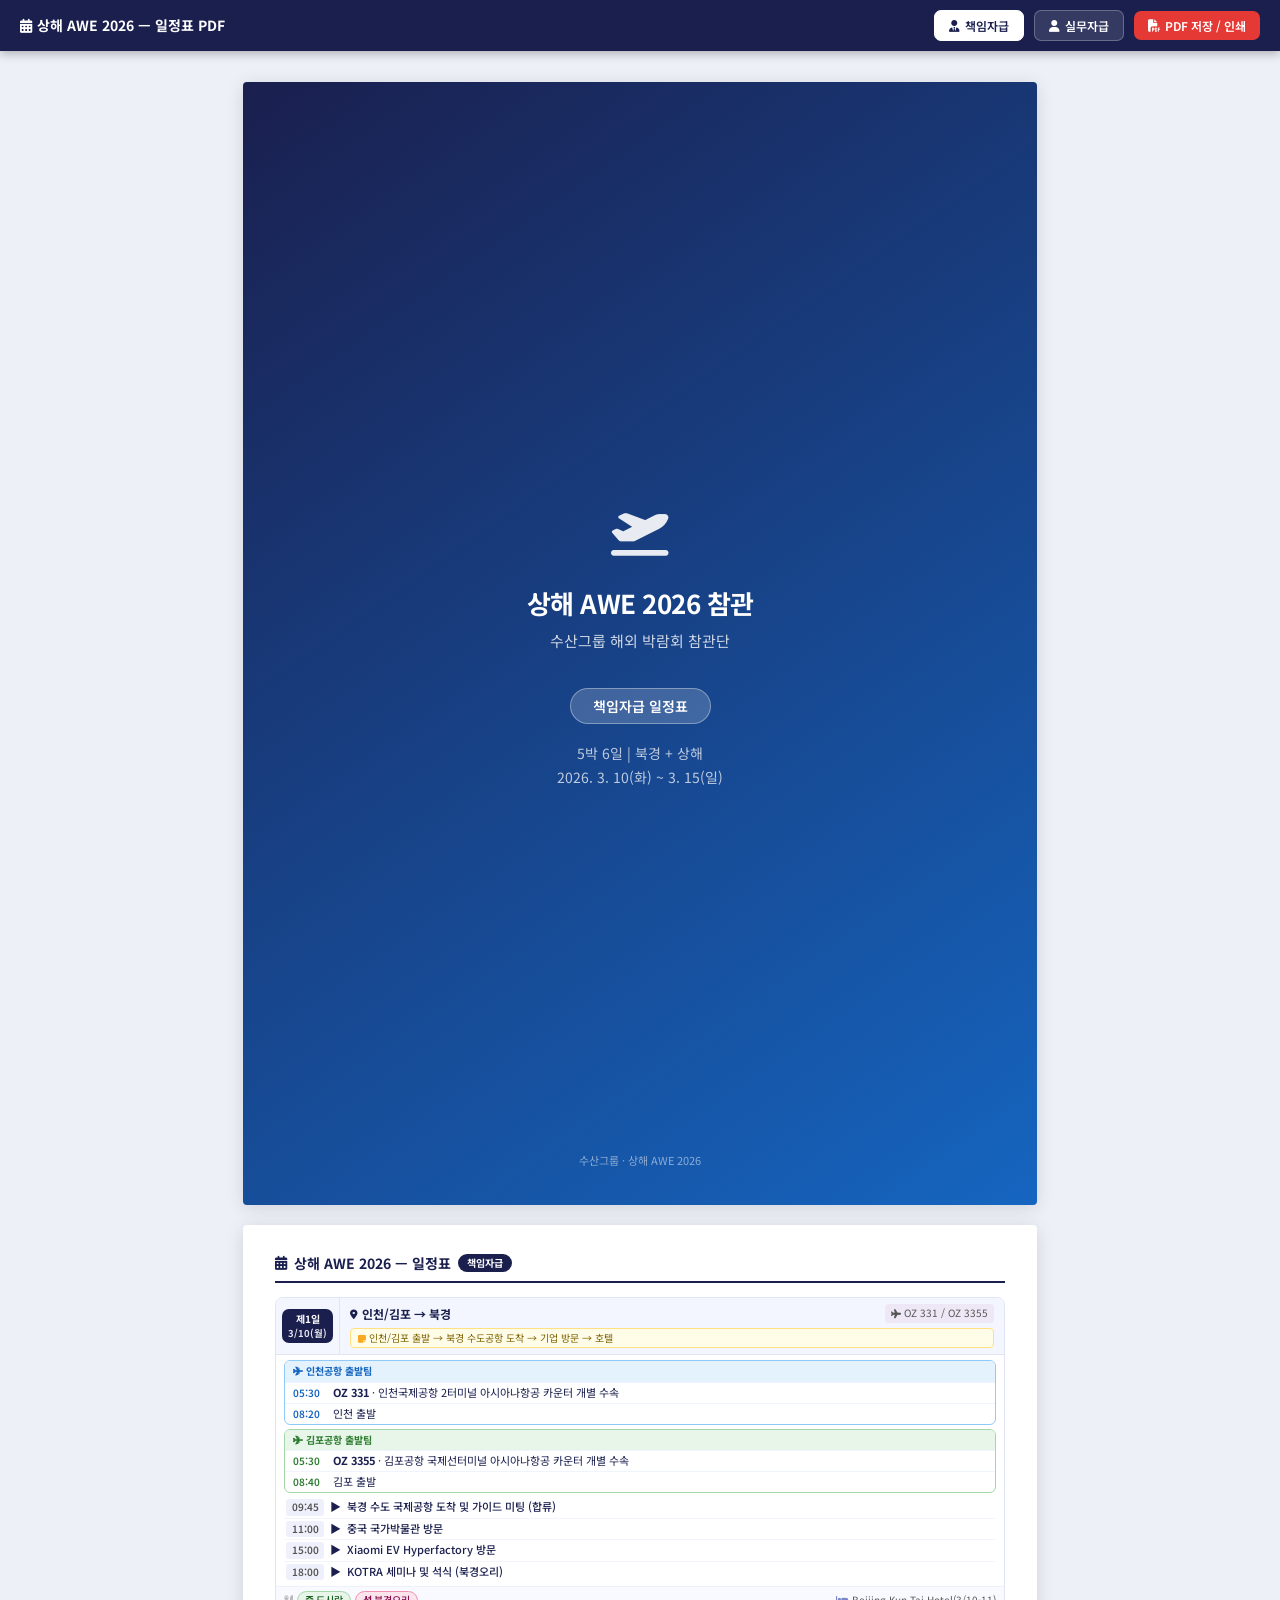
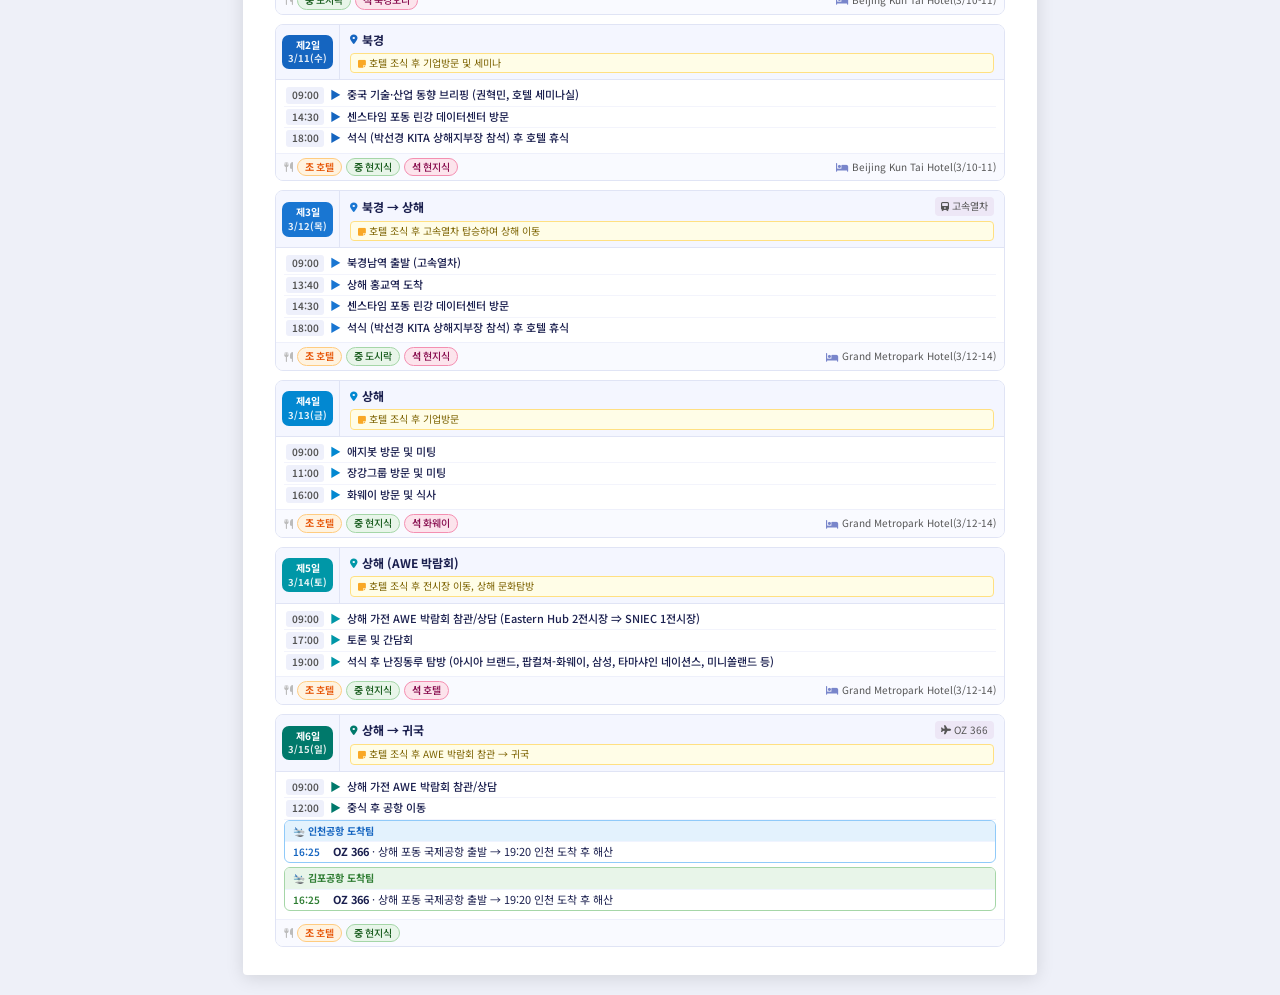
<file: schedule-print.html>
<!DOCTYPE html>
<html lang="ko">
<head>
<meta charset="UTF-8">
<meta name="viewport" content="width=device-width, initial-scale=1.0">
<title>상해 AWE 2026 참관 일정표</title>
<link rel="stylesheet" href="https://cdn.jsdelivr.net/npm/@fortawesome/fontawesome-free@6.4.0/css/all.min.css">
<link href="https://fonts.googleapis.com/css2?family=Noto+Sans+KR:wght@300;400;500;600;700&display=swap" rel="stylesheet">
<style>
/* ===== 기본 ===== */
* { margin: 0; padding: 0; box-sizing: border-box; }

body {
    font-family: 'Noto Sans KR', sans-serif;
    background: #eef0f8;
    color: #1a1f4e;
    font-size: 12px;
    line-height: 1.45;
}

/* ===== 컨트롤 바 ===== */
#control-bar {
    position: fixed;
    top: 0; left: 0; right: 0;
    z-index: 100;
    background: #1a1f4e;
    color: #fff;
    padding: 10px 20px;
    display: flex;
    align-items: center;
    gap: 10px;
    flex-wrap: wrap;
    box-shadow: 0 2px 10px rgba(0,0,0,0.3);
}
#control-bar h1 { font-size: 14px; font-weight: 700; flex: 1; min-width: 140px; }
.ctrl-btn {
    display: inline-flex;
    align-items: center;
    gap: 5px;
    padding: 6px 14px;
    border-radius: 7px;
    border: none;
    cursor: pointer;
    font-size: 12px;
    font-weight: 600;
    font-family: inherit;
    transition: background 0.15s;
}
.btn-type {
    background: rgba(255,255,255,0.12);
    color: #fff;
    border: 1.5px solid rgba(255,255,255,0.25);
}
.btn-type.active, .btn-type:hover { background: #fff; color: #1a1f4e; border-color: #fff; }
.btn-pdf { background: #e53935; color: #fff; margin-left: auto; }
.btn-pdf:hover { background: #c62828; }

/* ===== 페이지 래퍼 ===== */
#pages-wrap {
    margin-top: 62px;
    padding: 20px;
    display: flex;
    flex-direction: column;
    align-items: center;
    gap: 20px;
}

#loading-msg {
    text-align: center;
    padding: 80px 20px;
    color: #888;
    font-size: 14px;
}
#loading-msg i { font-size: 28px; margin-bottom: 10px; display: block; color: #1a1f4e; }

/* ===== A4 페이지 ===== */
.pdf-page {
    width: 794px;
    background: #fff;
    box-shadow: 0 3px 18px rgba(0,0,0,0.12);
    border-radius: 4px;
    position: relative;
    /* 화면 미리보기: 고정 높이 없이 내용에 맞게 */
}

/* ===== 커버 페이지 ===== */
.cover-page {
    height: 1123px; /* 화면에서 A4 높이로 고정 */
    display: flex;
    flex-direction: column;
    align-items: center;
    justify-content: center;
    background: linear-gradient(145deg, #1a1f4e 0%, #1565c0 100%);
    color: #fff;
    border-radius: 4px;
    padding: 40px;
}
.cover-logo { font-size: 46px; margin-bottom: 20px; opacity: 0.9; }
.cover-title { font-size: 26px; font-weight: 700; letter-spacing: -0.5px; margin-bottom: 8px; }
.cover-sub { font-size: 15px; opacity: 0.78; margin-bottom: 36px; }
.cover-badge {
    display: inline-block;
    background: rgba(255,255,255,0.18);
    border: 1.5px solid rgba(255,255,255,0.35);
    color: #fff;
    padding: 7px 22px;
    border-radius: 28px;
    font-size: 14px;
    font-weight: 600;
    margin-bottom: 12px;
}
.cover-dates { font-size: 14px; opacity: 0.72; margin-top: 6px; text-align: center; line-height: 1.7; }
.cover-footer {
    position: absolute;
    bottom: 36px;
    font-size: 11px;
    opacity: 0.5;
    text-align: center;
}

/* ===== 일정 페이지 ===== */
.sched-page {
    padding: 28px 32px 28px;
}

/* 페이지 헤더 */
.page-header {
    display: flex;
    align-items: center;
    justify-content: space-between;
    border-bottom: 2.5px solid #1a1f4e;
    padding-bottom: 8px;
    margin-bottom: 14px;
}
.page-header-title {
    font-size: 14px;
    font-weight: 700;
    color: #1a1f4e;
    display: flex;
    align-items: center;
    gap: 7px;
}
.page-header-badge {
    font-size: 10px;
    padding: 2px 9px;
    border-radius: 18px;
    font-weight: 700;
}
.page-header-badge.exec  { background: #1a1f4e; color: #fff; }
.page-header-badge.staff { background: #1565c0; color: #fff; }

/* ===== 일차 카드 ===== */
.day-card {
    border: 1.5px solid #e0e4f5;
    border-radius: 8px;
    margin-bottom: 9px;
    overflow: hidden;
    break-inside: avoid;
    page-break-inside: avoid;
}
.day-card:last-child { margin-bottom: 0; }

/* 카드 헤더 행 */
.day-card-head {
    display: flex;
    align-items: stretch;
    background: #f4f6ff;
    border-bottom: 1.5px solid #e0e4f5;
}
.day-num-col {
    width: 64px;
    min-width: 64px;
    display: flex;
    align-items: center;
    justify-content: center;
    padding: 7px 4px;
    border-right: 1.5px solid #e0e4f5;
}
.day-num-badge {
    border-radius: 7px;
    padding: 3px 6px;
    text-align: center;
    color: #fff;
    font-weight: 700;
}
.day-num-label { font-size: 10px; font-weight: 700; }
.day-num-date  { font-size: 9.5px; opacity: 0.88; }

.day-head-info {
    flex: 1;
    padding: 6px 10px;
    display: flex;
    flex-wrap: wrap;
    align-items: center;
    gap: 5px;
}
.day-region {
    font-size: 12px;
    font-weight: 700;
    color: #1a1f4e;
    display: flex;
    align-items: center;
    gap: 4px;
    flex: 1;
    min-width: 120px;
}
.day-transport {
    display: inline-flex;
    align-items: center;
    gap: 3px;
    font-size: 10px;
    color: #555;
    background: #ede7f6;
    border-radius: 4px;
    padding: 2px 6px;
}
.day-summary {
    width: 100%;
    font-size: 10px;
    color: #7c6200;
    background: #fffde7;
    border: 1px solid #ffe082;
    border-radius: 4px;
    padding: 2px 7px;
}

/* ===== 슬롯 영역 ===== */
.day-slots { padding: 5px 8px 4px; }

/* 팀 박스 */
.team-box {
    border: 1.5px solid #90caf9;
    border-radius: 6px;
    margin-bottom: 4px;
    overflow: hidden;
}
.team-box.green { border-color: #a5d6a7; }
.team-box-head {
    display: flex;
    align-items: center;
    gap: 4px;
    padding: 3px 8px;
    font-size: 10px;
    font-weight: 700;
    background: #e3f2fd;
    color: #1565c0;
}
.team-box.green .team-box-head { background: #e8f5e9; color: #2e7d32; }
.team-row {
    display: flex;
    align-items: baseline;
    gap: 6px;
    padding: 2px 8px;
    border-top: 1px solid #f0f4ff;
    font-size: 11px;
}
.team-time {
    min-width: 34px;
    color: #1565c0;
    font-weight: 600;
    font-size: 10px;
    white-space: nowrap;
    flex-shrink: 0;
}
.team-box.green .team-time { color: #2e7d32; }
.flight-num { font-weight: 700; color: #1a1f4e; }

/* 일반 슬롯 */
.slot-row {
    display: flex;
    align-items: baseline;
    gap: 6px;
    padding: 2px 2px;
    border-bottom: 1px solid #f3f4fc;
    font-size: 11px;
}
.slot-row:last-child { border-bottom: none; }
.slot-time {
    min-width: 38px;
    width: 38px;
    font-size: 10px;
    font-weight: 600;
    color: #555;
    white-space: nowrap;
    padding: 1px 4px;
    background: #eef0fb;
    border-radius: 3px;
    text-align: center;
    flex-shrink: 0;
}
.slot-time.empty { background: transparent; min-width: 38px; }
.slot-arrow { color: #1565c0; font-weight: 700; flex-shrink: 0; font-size: 11px; }
.slot-bullet { color: #999; flex-shrink: 0; }
.slot-text { flex: 1; color: #1a1f4e; line-height: 1.4; }
.slot-text.point { font-weight: 500; }
.slot-memo {
    display: block;
    font-size: 10px;
    color: #aaa;
    margin-top: 1px;
}

/* ===== 푸터: 식사 + 호텔 ===== */
.day-footer {
    display: flex;
    align-items: center;
    gap: 8px;
    flex-wrap: wrap;
    padding: 4px 8px;
    border-top: 1px solid #eef0fb;
    background: #f9faff;
    font-size: 10px;
}
.meal-chips { display: flex; align-items: center; gap: 4px; flex-wrap: wrap; }
.meal-chip {
    display: inline-flex;
    align-items: center;
    gap: 2px;
    padding: 1px 7px;
    border-radius: 14px;
    font-size: 10px;
    font-weight: 500;
}
.meal-morning { background: #fff3e0; color: #e65100; border: 1px solid #ffcc80; }
.meal-lunch   { background: #e8f5e9; color: #1b5e20; border: 1px solid #a5d6a7; }
.meal-dinner  { background: #fce4ec; color: #880e4f; border: 1px solid #f48fb1; }
.hotel-info {
    display: flex;
    align-items: center;
    gap: 3px;
    color: #555;
    margin-left: auto;
    font-size: 10px;
}
.hotel-info i { color: #7986cb; font-size: 10px; }

/* ===== 인쇄 전용 스타일 ===== */
@media print {
    @page {
        size: A4 portrait;
        margin: 0;
    }
    body {
        background: #fff !important;
        -webkit-print-color-adjust: exact;
        print-color-adjust: exact;
        color-adjust: exact;
    }
    #control-bar { display: none !important; }
    #pages-wrap {
        margin-top: 0 !important;
        padding: 0 !important;
        gap: 0 !important;
        display: block !important;
    }
    .pdf-page {
        width: 100% !important;
        box-shadow: none !important;
        border-radius: 0 !important;
        page-break-after: always;
        break-after: page;
    }
    .pdf-page:last-child {
        page-break-after: avoid;
        break-after: avoid;
    }
    /* 커버 페이지: A4 꽉 채우기 */
    .cover-page {
        height: 100vh !important;
        min-height: 100vh !important;
    }
    /* 일정 페이지: 높이 제한 없이 내용 맞춤, 여백 A4 */
    .sched-page {
        padding: 14mm 14mm 12mm !important;
        min-height: auto !important;
        height: auto !important;
    }
    /* 일차 카드 페이지 내에서 끊기지 않게 */
    .day-card {
        break-inside: avoid !important;
        page-break-inside: avoid !important;
    }
}
</style>
</head>
<body>

<!-- 컨트롤 바 -->
<div id="control-bar">
    <h1><i class="fas fa-calendar-alt" style="margin-right:5px;"></i>상해 AWE 2026 — 일정표 PDF</h1>
    <button class="ctrl-btn btn-type active" id="btn-exec" onclick="switchType('executive')">
        <i class="fas fa-user-tie"></i> 책임자급
    </button>
    <button class="ctrl-btn btn-type" id="btn-staff" onclick="switchType('staff')">
        <i class="fas fa-user"></i> 실무자급
    </button>
    <button class="ctrl-btn btn-pdf" onclick="window.print()">
        <i class="fas fa-file-pdf"></i> PDF 저장 / 인쇄
    </button>
</div>

<div id="pages-wrap">
    <div id="loading-msg">
        <i class="fas fa-spinner fa-spin"></i>
        일정 데이터를 불러오는 중입니다…
    </div>
</div>

<script src="js/data.js"></script>
<script>
let allSchedule = [];
let currentType = 'executive';

const teamColorMap = {
    '인천공항 출발팀': { cls: 'blue',  icon: '✈' },
    '김포공항 출발팀': { cls: 'green', icon: '✈' },
    '인천공항 도착팀': { cls: 'blue',  icon: '🛬' },
    '김포공항 도착팀': { cls: 'green', icon: '🛬' },
};
const dayColors = ['#1a1f4e','#1565c0','#1976d2','#0288d1','#0097a7','#00796b'];

function esc(s) {
    return (s||'').replace(/&/g,'&amp;').replace(/</g,'&lt;').replace(/>/g,'&gt;').replace(/"/g,'&quot;');
}

function loadData() {
    // 정적 데이터(js/data.js)를 사용 – DB 서버 불필요
    allSchedule = (typeof STATIC_SCHEDULE !== 'undefined') ? STATIC_SCHEDULE : [];
    if (allSchedule.length === 0) {
        document.getElementById('pages-wrap').innerHTML =
            `<div id="loading-msg"><i class="fas fa-exclamation-circle" style="color:#e53935;"></i>
             일정 데이터가 없습니다.</div>`;
        return;
    }
    renderPages(currentType);
}

function switchType(type) {
    currentType = type;
    document.getElementById('btn-exec').classList.toggle('active',  type === 'executive');
    document.getElementById('btn-staff').classList.toggle('active', type === 'staff');
    renderPages(type);
}

function getDays(type) {
    const allDays = allSchedule.filter(d => d.user_type === type);
    const dayMap  = {};
    allDays.forEach(d => {
        const key = d.day_num || d.sort_order || d.date_label;
        if (!dayMap[key] || (d.created_at||0) > (dayMap[key].created_at||0)) dayMap[key] = d;
    });
    return Object.values(dayMap)
        .sort((a,b) => (a.sort_order||a.day_num||0) - (b.sort_order||b.day_num||0));
}

function renderPages(type) {
    const wrap = document.getElementById('pages-wrap');
    const days = getDays(type);

    if (days.length === 0) {
        wrap.innerHTML = `<div id="loading-msg"><i class="fas fa-inbox"></i>등록된 일정이 없습니다.</div>`;
        return;
    }

    const isExec    = type === 'executive';
    const typeLabel = isExec ? '책임자급' : '실무자급';
    const typeDesc  = isExec ? '5박 6일 | 북경 + 상해' : '4박 5일 | 상해';
    const typeDates = isExec ? '2026. 3. 10(화) ~ 3. 15(일)' : '2026. 3. 11(수) ~ 3. 15(일)';
    const badgeCls  = isExec ? 'exec' : 'staff';

    /* ── 1p: 커버 ── */
    const coverHTML = `
    <div class="pdf-page cover-page">
        <div class="cover-logo"><i class="fas fa-plane-departure"></i></div>
        <div class="cover-title">상해 AWE 2026 참관</div>
        <div class="cover-sub">수산그룹 해외 박람회 참관단</div>
        <div class="cover-badge">${esc(typeLabel)} 일정표</div>
        <div class="cover-dates">${esc(typeDesc)}<br>${esc(typeDates)}</div>
        <div class="cover-footer">수산그룹 · 상해 AWE 2026</div>
    </div>`;

    /* ── 2p: 일정 전체 (1장) ── */
    const dayCardsHTML = days.map((d, idx) => renderDayCard(d, idx)).join('');
    const schedHTML = `
    <div class="pdf-page sched-page">
        <div class="page-header">
            <div class="page-header-title">
                <i class="fas fa-calendar-alt" style="color:#1a1f4e;"></i>
                상해 AWE 2026 — 일정표
                <span class="page-header-badge ${badgeCls}">${esc(typeLabel)}</span>
            </div>
        </div>
        ${dayCardsHTML}
    </div>`;

    wrap.innerHTML = coverHTML + schedHTML;
}

/* ───── 일차 카드 ───── */
function renderDayCard(d, idx) {
    const color = dayColors[Math.min(idx, dayColors.length - 1)];

    let slots = [];
    try { slots = JSON.parse(d.time_slots || '[]'); } catch(e) {}

    // 팀 슬롯 수집
    const teamSlotMap = {};
    slots.forEach(s => {
        const m = (s.detail||'').match(/^\[([^\]]+)\]/);
        if (m) {
            if (!teamSlotMap[m[1]]) teamSlotMap[m[1]] = [];
            teamSlotMap[m[1]].push(s);
        }
    });

    // 렌더 큐 (팀 첫 등장 위치에 팀 박스 삽입)
    const seenTeams = new Set();
    const queue = [];
    slots.forEach(s => {
        const m = (s.detail||'').match(/^\[([^\]]+)\]/);
        if (!m) {
            queue.push({ type: 'single', slot: s });
        } else if (!seenTeams.has(m[1])) {
            seenTeams.add(m[1]);
            queue.push({ type: 'team', label: m[1] });
        }
    });

    const slotsHtml = queue.map(item =>
        item.type === 'team'
            ? renderTeamBox(item.label, teamSlotMap[item.label], color)
            : renderSingleSlot(item.slot, color)
    ).join('');

    // 식사
    const meals = [];
    if (d.meal_morning) meals.push({ cls:'morning', label:'조', val: d.meal_morning });
    if (d.meal_lunch)   meals.push({ cls:'lunch',   label:'중', val: d.meal_lunch   });
    if (d.meal_dinner)  meals.push({ cls:'dinner',  label:'석', val: d.meal_dinner  });

    // 교통 아이콘
    const t = d.transport || '';
    const tIcon = t.includes('열차')||t.includes('고속') ? 'fa-train'
                : t.includes('버스') ? 'fa-bus' : 'fa-plane';

    return `
    <div class="day-card">
        <div class="day-card-head">
            <div class="day-num-col">
                <div class="day-num-badge" style="background:${color};">
                    <div class="day-num-label">${esc(d.day_label||'')}</div>
                    <div class="day-num-date">${esc(d.date_label||'')}</div>
                </div>
            </div>
            <div class="day-head-info">
                <div class="day-region">
                    <i class="fas fa-map-marker-alt" style="color:${color};font-size:10px;"></i>
                    ${esc(d.region||'')}
                </div>
                ${t ? `<div class="day-transport"><i class="fas ${tIcon}" style="font-size:9px;"></i>${esc(t)}</div>` : ''}
                ${d.notes ? `<div class="day-summary"><i class="fas fa-sticky-note" style="font-size:9px;margin-right:3px;color:#f9a825;"></i>${esc(d.notes)}</div>` : ''}
            </div>
        </div>
        <div class="day-slots">${slotsHtml}</div>
        ${(meals.length > 0 || d.hotel) ? `
        <div class="day-footer">
            ${meals.length > 0 ? `
            <div class="meal-chips">
                <i class="fas fa-utensils" style="color:#bbb;font-size:10px;"></i>
                ${meals.map(m => `<span class="meal-chip meal-${m.cls}"><b>${esc(m.label)}</b> ${esc(m.val)}</span>`).join('')}
            </div>` : ''}
            ${d.hotel ? `<div class="hotel-info"><i class="fas fa-bed"></i>${esc(d.hotel)}</div>` : ''}
        </div>` : ''}
    </div>`;
}

/* ───── 팀 박스 ───── */
function renderTeamBox(label, tSlots, color) {
    const isGreen = label.includes('김포');
    const info    = teamColorMap[label] || { icon: '✈' };
    const rows    = (tSlots||[]).map(s => {
        let text = (s.detail||'').replace(/^\[[^\]]+\]\s*/, '');
        text = text.replace(/^((?:OZ|KE|CA)\s*\d+)\s*[·•]\s*/, (_, f) =>
            `<span class="flight-num">${esc(f)}</span> · `
        );
        const parts = text.split(/(※[^\n]*)/g);
        const main  = parts[0].trim();
        const memo  = parts.slice(1).join('').trim();
        return `<div class="team-row">
            <span class="team-time">${s.time ? esc(s.time) : ''}</span>
            <span>${main}${memo ? `<span class="slot-memo">${esc(memo)}</span>` : ''}</span>
        </div>`;
    }).join('');

    return `
    <div class="team-box${isGreen ? ' green' : ''}">
        <div class="team-box-head">${info.icon} ${esc(label)}</div>
        ${rows}
    </div>`;
}

/* ───── 일반 슬롯 ───── */
function renderSingleSlot(slot, color) {
    const raw      = slot.detail || '';
    const isPoint  = raw.startsWith('▶');
    const isBullet = raw.startsWith('•');
    let text = raw.replace(/^▶\s*/, '').replace(/^•\s*/, '');
    const parts = text.split(/(※[^\n]*)/g);
    const main  = parts[0].trim();
    const memo  = parts.slice(1).join('').trim();

    const timeHtml = slot.time
        ? `<span class="slot-time">${esc(slot.time)}</span>`
        : `<span class="slot-time empty"></span>`;
    const marker = isPoint
        ? `<span class="slot-arrow" style="color:${color};">▶</span>`
        : (isBullet
            ? `<span class="slot-bullet">•</span>`
            : `<span class="slot-bullet" style="color:#ddd;">–</span>`);

    return `
    <div class="slot-row">
        ${timeHtml}
        ${marker}
        <span class="slot-text ${isPoint ? 'point' : ''}">${esc(main)}${memo ? `<span class="slot-memo">${esc(memo)}</span>` : ''}</span>
    </div>`;
}

// 초기 로드
loadData();
</script>
<script>
// ── 정적 데이터 인라인 (서버 DB 독립) ──
const STATIC_SCHEDULE = [
  { id:'ed1', user_type:'executive', day_num:1, sort_order:1, day_label:'제1일', date_label:'3/10(월)', region:'인천/김포 → 북경', transport:'OZ 331 / OZ 3355', notes:'인천/김포 출발 → 북경 수도공항 도착 → 기업 방문 → 호텔',
    time_slots: JSON.stringify([
      {time:'05:30', detail:'[인천공항 출발팀] OZ 331 · 인천국제공항 2터미널 아시아나항공 카운터 개별 수속'},
      {time:'08:20', detail:'[인천공항 출발팀] 인천 출발'},
      {time:'05:30', detail:'[김포공항 출발팀] OZ 3355 · 김포공항 국제선터미널 아시아나항공 카운터 개별 수속'},
      {time:'08:40', detail:'[김포공항 출발팀] 김포 출발'},
      {time:'09:45', detail:'▶ 북경 수도 국제공항 도착 및 가이드 미팅 (합류)'},
      {time:'11:00', detail:'▶ 중국 국가박물관 방문'},
      {time:'15:00', detail:'▶ Xiaomi EV Hyperfactory 방문'},
      {time:'18:00', detail:'▶ KOTRA 세미나 및 석식 (북경오리)'},
    ]), meal_morning:'', meal_lunch:'도시락', meal_dinner:'북경오리', hotel:'Beijing Kun Tai Hotel(3/10-11)' },
  { id:'ed2', user_type:'executive', day_num:2, sort_order:2, day_label:'제2일', date_label:'3/11(수)', region:'북경', transport:'', notes:'호텔 조식 후 기업방문 및 세미나',
    time_slots: JSON.stringify([
      {time:'09:00', detail:'▶ 중국 기술·산업 동향 브리핑 (권혁민, 호텔 세미나실)'},
      {time:'14:30', detail:'▶ 센스타임 포동 린강 데이터센터 방문'},
      {time:'18:00', detail:'▶ 석식 (박선경 KITA 상해지부장 참석) 후 호텔 휴식'},
    ]), meal_morning:'호텔', meal_lunch:'현지식', meal_dinner:'현지식', hotel:'Beijing Kun Tai Hotel(3/10-11)' },
  { id:'ed3', user_type:'executive', day_num:3, sort_order:3, day_label:'제3일', date_label:'3/12(목)', region:'북경 → 상해', transport:'고속열차', notes:'호텔 조식 후 고속열차 탑승하여 상해 이동',
    time_slots: JSON.stringify([
      {time:'09:00', detail:'▶ 북경남역 출발 (고속열차)'},
      {time:'13:40', detail:'▶ 상해 홍교역 도착'},
      {time:'14:30', detail:'▶ 센스타임 포동 린강 데이터센터 방문'},
      {time:'18:00', detail:'▶ 석식 (박선경 KITA 상해지부장 참석) 후 호텔 휴식'},
    ]), meal_morning:'호텔', meal_lunch:'도시락', meal_dinner:'현지식', hotel:'Grand Metropark Hotel(3/12-14)' },
  { id:'ed4', user_type:'executive', day_num:4, sort_order:4, day_label:'제4일', date_label:'3/13(금)', region:'상해', transport:'', notes:'호텔 조식 후 기업방문',
    time_slots: JSON.stringify([
      {time:'09:00', detail:'▶ 애지봇 방문 및 미팅'},
      {time:'11:00', detail:'▶ 장강그룹 방문 및 미팅'},
      {time:'16:00', detail:'▶ 화웨이 방문 및 식사'},
    ]), meal_morning:'호텔', meal_lunch:'현지식', meal_dinner:'화웨이', hotel:'Grand Metropark Hotel(3/12-14)' },
  { id:'ed5', user_type:'executive', day_num:5, sort_order:5, day_label:'제5일', date_label:'3/14(토)', region:'상해 (AWE 박람회)', transport:'', notes:'호텔 조식 후 전시장 이동, 상해 문화탐방',
    time_slots: JSON.stringify([
      {time:'09:00', detail:'▶ 상해 가전 AWE 박람회 참관/상담  (Eastern Hub 2전시장 ⇒ SNIEC 1전시장)'},
      {time:'17:00', detail:'▶ 토론 및 간담회'},
      {time:'19:00', detail:'▶ 석식 후 난징동루 탐방 (아시아 브랜드, 팝컬쳐-화웨이, 삼성, 타마샤인 네이션스, 미니쏠랜드 등)'},
    ]), meal_morning:'호텔', meal_lunch:'현지식', meal_dinner:'호텔', hotel:'Grand Metropark Hotel(3/12-14)' },
  { id:'ed6', user_type:'executive', day_num:6, sort_order:6, day_label:'제6일', date_label:'3/15(일)', region:'상해 → 귀국', transport:'OZ 366', notes:'호텔 조식 후 AWE 박람회 참관 → 귀국',
    time_slots: JSON.stringify([
      {time:'09:00', detail:'▶ 상해 가전 AWE 박람회 참관/상담'},
      {time:'12:00', detail:'▶ 중식 후 공항 이동'},
      {time:'16:25', detail:'[인천공항 도착팀] OZ 366 · 상해 포동 국제공항 출발 → 19:20 인천 도착 후 해산'},
      {time:'16:25', detail:'[김포공항 도착팀] OZ 366 · 상해 포동 국제공항 출발 → 19:20 인천 도착 후 해산'},
    ]), meal_morning:'호텔', meal_lunch:'현지식', meal_dinner:'', hotel:'' },
  { id:'sd1', user_type:'staff', day_num:1, sort_order:1, day_label:'제1일', date_label:'3/11(화)', region:'상해 도착', transport:'OZ 365', notes:'인천 출발 → 상해 포동공항 도착 → 호텔',
    time_slots: JSON.stringify([
      {time:'07:00', detail:'[인천공항 출발팀] OZ 365 · 인천국제공항 2터미널 아시아나항공 카운터 개별 수속'},
      {time:'09:30', detail:'[인천공항 출발팀] 인천 출발'},
      {time:'11:30', detail:'▶ 상해 포동 국제공항 도착 및 가이드 미팅'},
      {time:'16:00', detail:'▶ 이동 및 석식'},
      {time:'19:00', detail:'• 호텔 휴식'},
    ]), meal_morning:'', meal_lunch:'현지식', meal_dinner:'현지식', hotel:'Grand Metropark Hotel(3/11-14)' },
  { id:'sd2', user_type:'staff', day_num:2, sort_order:2, day_label:'제2일', date_label:'3/12(수)', region:'상해', transport:'', notes:'호텔 조식 후 기업방문 및 세미나',
    time_slots: JSON.stringify([
      {time:'09:00', detail:'▶ 중국 기술·산업 동향 브리핑 (권혁민, 호텔 세미나실)'},
      {time:'14:30', detail:'▶ 센스타임 포동 린강 데이터센터 방문'},
      {time:'18:00', detail:'▶ 석식 (박선경 KITA 상해지부장 참석) 후 호텔 휴식'},
    ]), meal_morning:'호텔', meal_lunch:'현지식', meal_dinner:'현지식', hotel:'Grand Metropark Hotel(3/11-14)' },
  { id:'sd3', user_type:'staff', day_num:3, sort_order:3, day_label:'제3일', date_label:'3/13(목)', region:'상해', transport:'', notes:'호텔 조식 후 기업 방문',
    time_slots: JSON.stringify([
      {time:'09:00', detail:'▶ 애지봇 방문 및 미팅'},
      {time:'11:00', detail:'▶ 장강그룹 방문 및 미팅'},
      {time:'16:00', detail:'▶ 화웨이 방문 및 식사'},
    ]), meal_morning:'호텔', meal_lunch:'현지식', meal_dinner:'화웨이', hotel:'Grand Metropark Hotel(3/11-14)' },
  { id:'sd4', user_type:'staff', day_num:4, sort_order:4, day_label:'제4일', date_label:'3/14(금)', region:'상해 (AWE 박람회)', transport:'', notes:'호텔 조식 후 AWE 전시 참관 및 상해 문화 탐방',
    time_slots: JSON.stringify([
      {time:'09:00', detail:'▶ 상해 가전 AWE 박람회 참관/상담  (Eastern Hub 2전시장 ⇒ SNIEC 1전시장)'},
      {time:'17:00', detail:'▶ 토론 및 간담회'},
      {time:'19:00', detail:'▶ 석식 후 난징동루 탐방 (아시아 브랜드, 팝컬쳐-화웨이, 삼성, 타마샤인 네이션스, 미니쏠랜드 등)'},
    ]), meal_morning:'호텔', meal_lunch:'현지식', meal_dinner:'호텔', hotel:'Grand Metropark Hotel(3/11-14)' },
  { id:'sd5', user_type:'staff', day_num:5, sort_order:5, day_label:'제5일', date_label:'3/15(토)', region:'상해 → 귀국', transport:'OZ 366', notes:'호텔 조식 후 AWE 전시 참관 → 귀국',
    time_slots: JSON.stringify([
      {time:'09:00', detail:'▶ 상해 가전 AWE 박람회 참관/상담'},
      {time:'12:00', detail:'▶ 중식 후 공항 이동'},
      {time:'16:25', detail:'▶ OZ 366 상해 포동 국제공항 출발'},
      {time:'19:20', detail:'▶ 인천 도착 후 해산'},
    ]), meal_morning:'호텔', meal_lunch:'현지식', meal_dinner:'', hotel:'' },
];
</script>
</body>
</html>
</file>
